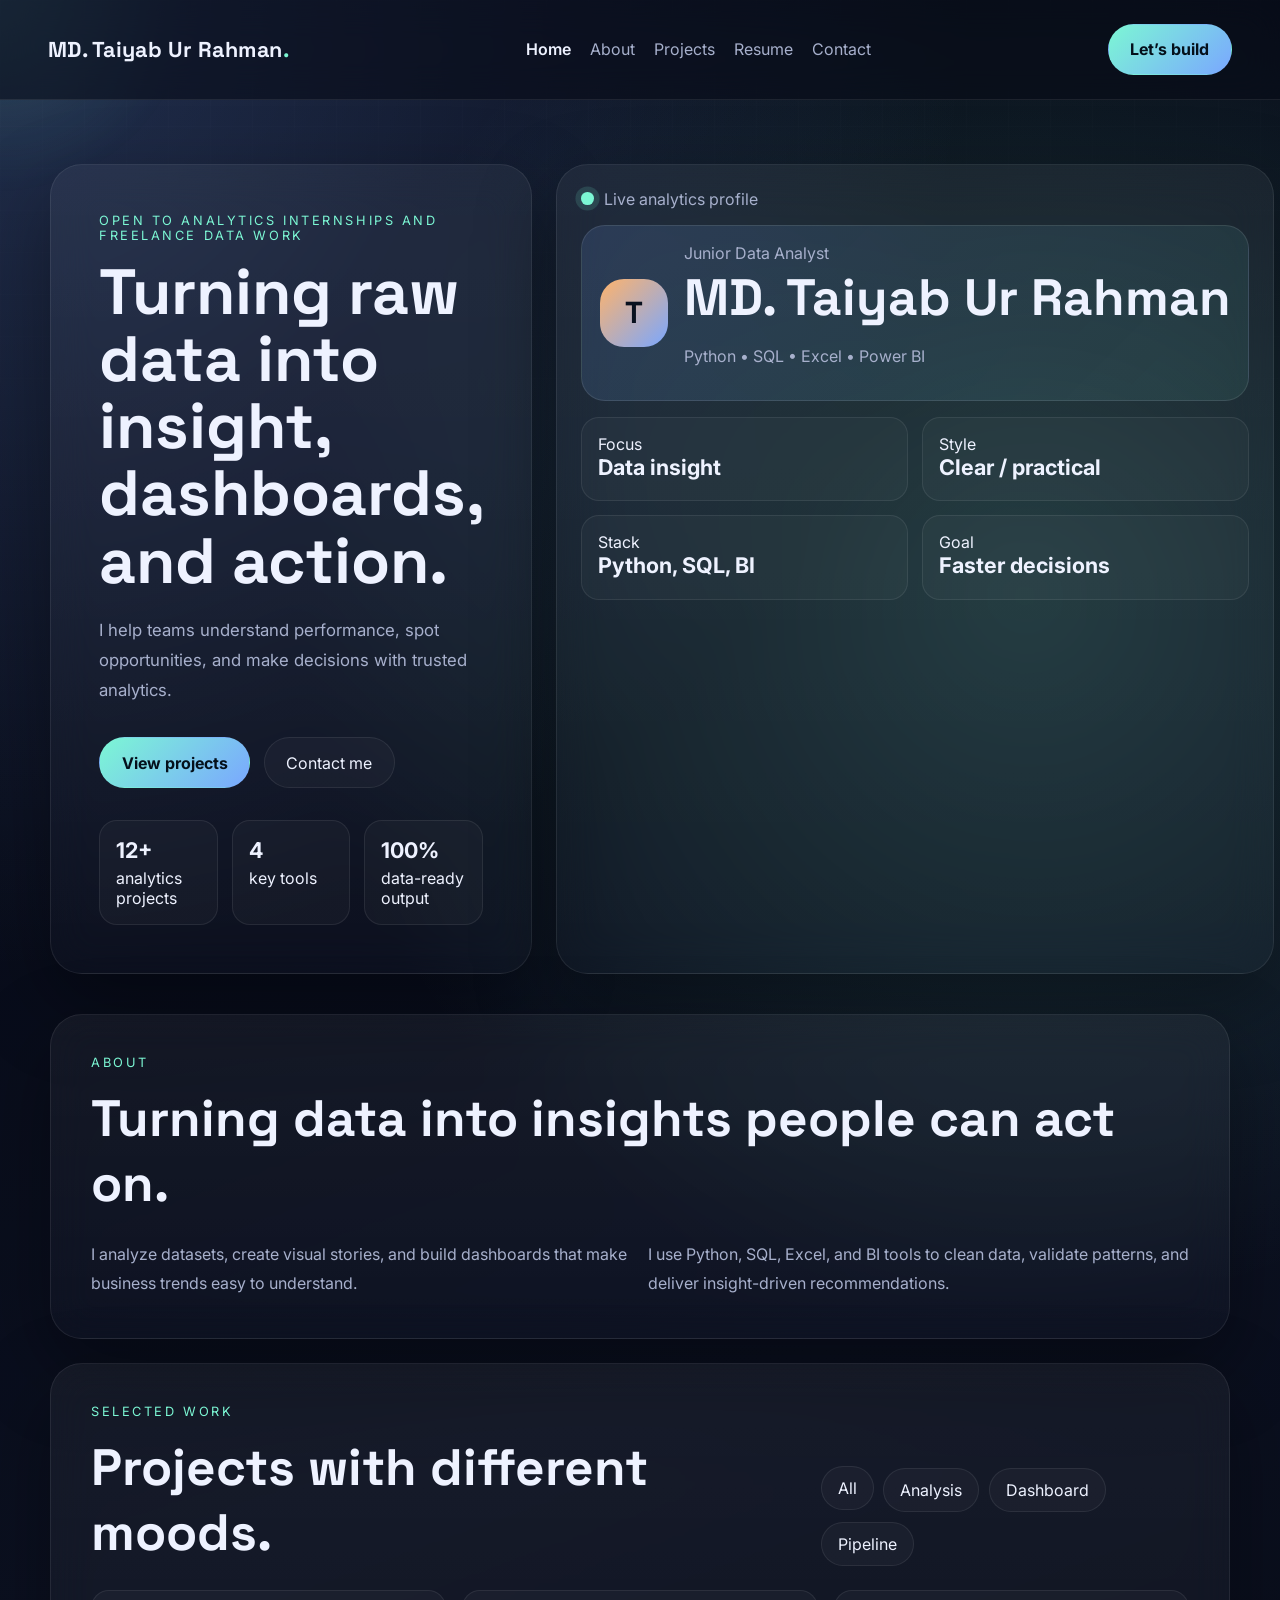
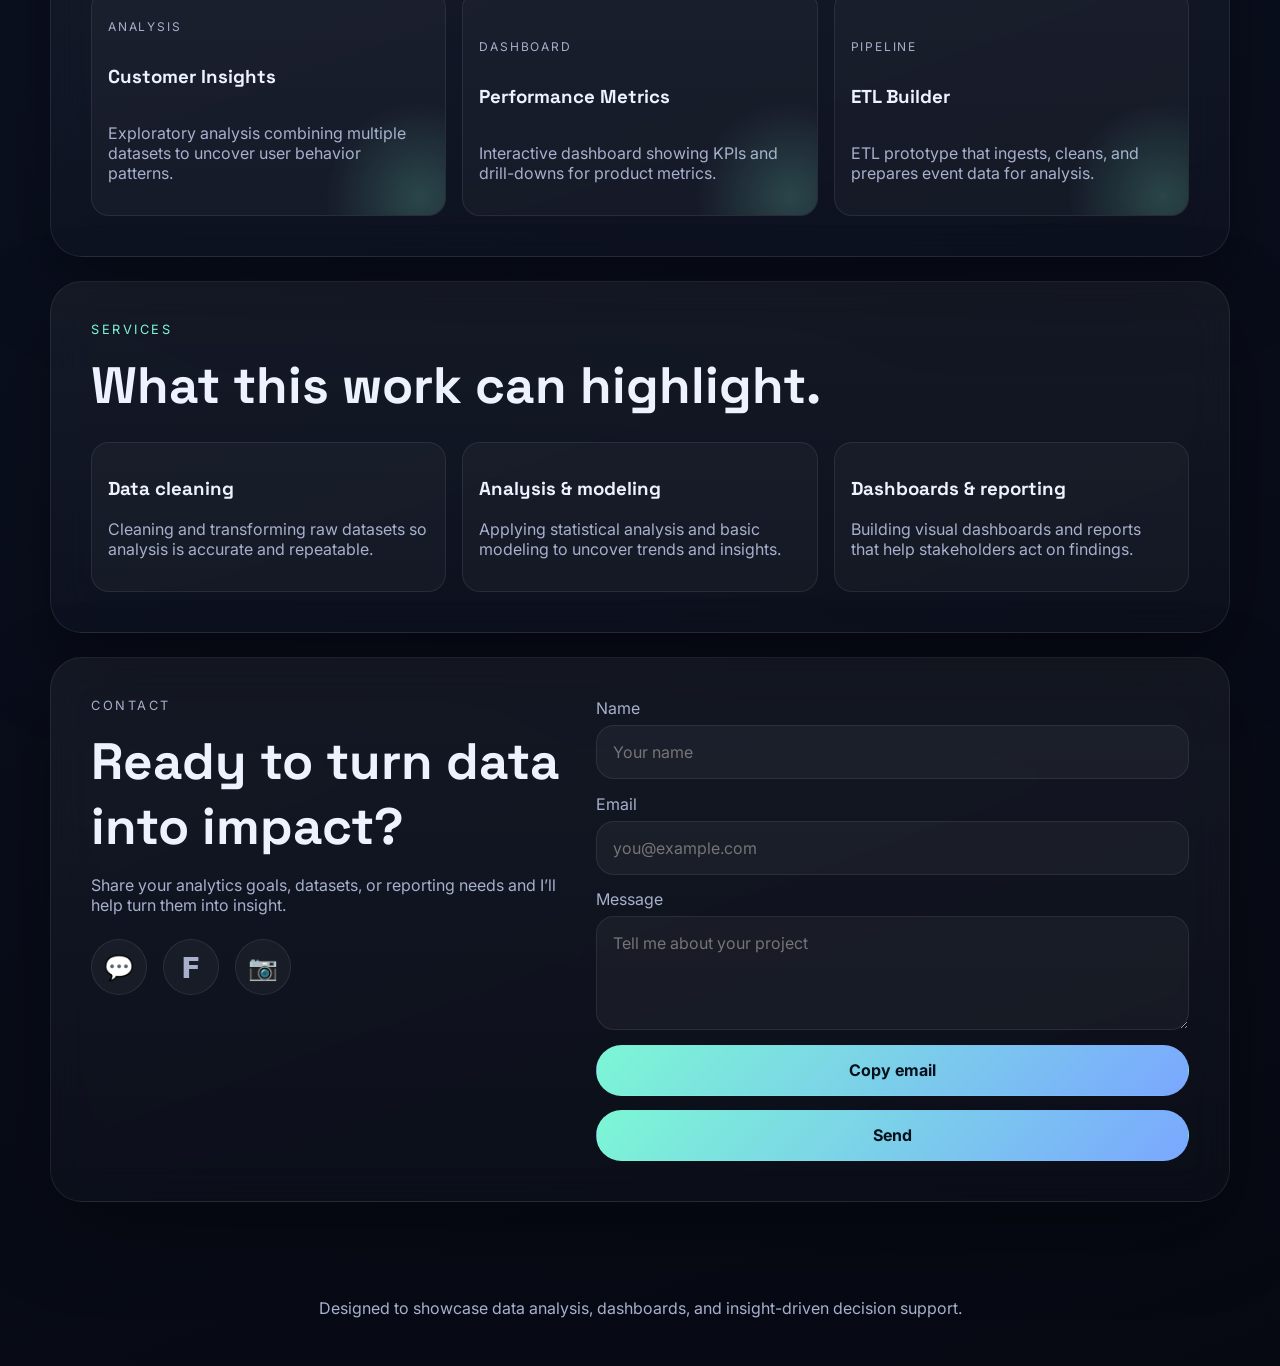
<file: index.html>
<!DOCTYPE html>
<html lang="en">
<head>
    <meta charset="UTF-8">
    <meta name="viewport" content="width=device-width, initial-scale=1.0">
    <meta name="theme-color" content="#0b1020">
    <meta name="description" content="Portfolio of MD. Taiyab Ur Rahman — Junior Data Analyst. Data projects, visualizations, and analysis examples.">
    <title>MD. Taiyab Ur Rahman | Junior Data Analyst</title>
    <link rel="stylesheet" href="style.css">
</head>
<body>
    <div class="cursor-glow" aria-hidden="true"></div>

    <header class="site-header">
        <a class="brand" href="#home">MD. Taiyab Ur Rahman<span>.</span></a>
        <nav class="site-nav" aria-label="Primary">
            <a href="index.html" aria-current="page">Home</a>
            <a href="about.html">About</a>
            <a href="projects.html">Projects</a>
            <a href="resume.html">Resume</a>
            <a href="contact.html">Contact</a>
        </nav>
        <a class="header-cta" href="build.html">Let’s build</a>
    </header>

    <main>
        <section class="hero" id="home">
            <div class="hero-copy reveal">
                <p class="eyebrow">Open to analytics internships and freelance data work</p>
                <h1>Turning raw data into insight, dashboards, and action.</h1>
                <p class="lead">I help teams understand performance, spot opportunities, and make decisions with trusted analytics.</p>
                <div class="hero-actions">
                    <a class="button button-primary" href="#work" id="heroProjects">View projects</a>
                    <a class="button button-secondary" href="#contact" id="heroContact">Contact me</a>
                </div>
                <ul class="quick-stats">
                    <li><strong>12+</strong><span>analytics projects</span></li>
                    <li><strong>4</strong><span>key tools</span></li>
                    <li><strong>100%</strong><span>data-ready output</span></li>
                </ul>
            </div>
            <div class="hero-panel reveal">
                <div class="panel-top">
                    <span class="status-dot"></span>
                    <span>Live analytics profile</span>
                </div>
                <div class="profile-card">
                    <div class="profile-avatar">T</div>
                    <div>
                        <p class="profile-role">Junior Data Analyst</p>
                        <h2>MD. Taiyab Ur Rahman</h2>
                        <p class="profile-note">Python • SQL • Excel • Power BI</p>
                    </div>
                </div>
                <div class="mini-grid">
                    <a href="#about">
                        <article>
                            <span>Focus</span>
                            <strong>Data insight</strong>
                        </article>
                    </a>
                    <a href="#services">
                        <article>
                            <span>Style</span>
                            <strong>Clear / practical</strong>
                        </article>
                    </a>
                    <a href="#work">
                        <article>
                            <span>Stack</span>
                            <strong>Python, SQL, BI</strong>
                        </article>
                    </a>
                    <a href="#contact">
                        <article>
                            <span>Goal</span>
                            <strong>Faster decisions</strong>
                        </article>
                    </a>
                </div>
            </div>
        </section>

        <section class="section reveal" id="about">
            <div class="section-heading">
                <p class="eyebrow">About</p>
                <h2>Turning data into insights people can act on.</h2>
            </div>
            <div class="about-grid">
                <p>I analyze datasets, create visual stories, and build dashboards that make business trends easy to understand.</p>
                <p>I use Python, SQL, Excel, and BI tools to clean data, validate patterns, and deliver insight-driven recommendations.</p>
            </div>
        </section>

        <section class="section reveal" id="work">
            <div class="section-heading section-heading-row">
                <div>
                    <p class="eyebrow">Selected work</p>
                    <h2>Projects with different moods.</h2>
                </div>
                <div class="filter-group" role="tablist" aria-label="Project filters">
                    <button class="filter active" data-filter="all">All</button>
                    <button class="filter" data-filter="analysis">Analysis</button>
                    <button class="filter" data-filter="dashboard">Dashboard</button>
                    <button class="filter" data-filter="pipeline">Pipeline</button>
                </div>
            </div>
            <div class="project-grid">
                <article class="project-card" data-category="analysis" data-image="https://images.unsplash.com/photo-1522202176988-66273c2fd55f?auto=format&fit=crop&w=800&q=80" data-link="https://www.kaggle.com/datasets?search=customer+analytics">
                    <p class="project-tag">Analysis</p>
                    <h3>Customer Insights</h3>
                    <p>Exploratory analysis combining multiple datasets to uncover user behavior patterns.</p>
                </article>
                <article class="project-card" data-category="dashboard" data-image="https://images.unsplash.com/photo-1498050108023-c5249f4df085?auto=format&fit=crop&w=800&q=80" data-link="https://www.tableau.com/learn/articles/dashboard-design-best-practices">
                    <p class="project-tag">Dashboard</p>
                    <h3>Performance Metrics</h3>
                    <p>Interactive dashboard showing KPIs and drill-downs for product metrics.</p>
                </article>
                <article class="project-card" data-category="pipeline" data-image="https://images.unsplash.com/photo-1518770660439-4636190af475?auto=format&fit=crop&w=800&q=80" data-link="https://airflow.apache.org/">
                    <p class="project-tag">Pipeline</p>
                    <h3>ETL Builder</h3>
                    <p>ETL prototype that ingests, cleans, and prepares event data for analysis.</p>
                </article>
            </div>
        </section>

        <section class="section reveal" id="services">
            <div class="section-heading">
                <p class="eyebrow">Services</p>
                <h2>What this work can highlight.</h2>
            </div>
            <div class="service-list">
                <article>
                    <h3>Data cleaning</h3>
                    <p>Cleaning and transforming raw datasets so analysis is accurate and repeatable.</p>
                </article>
                <article>
                    <h3>Analysis & modeling</h3>
                    <p>Applying statistical analysis and basic modeling to uncover trends and insights.</p>
                </article>
                <article>
                    <h3>Dashboards & reporting</h3>
                    <p>Building visual dashboards and reports that help stakeholders act on findings.</p>
                </article>
            </div>
        </section>

        <section class="section reveal contact-section" id="contact">
            <div>
                <p class="eyebrow">Contact</p>
                <h2>Ready to turn data into impact?</h2>
                <p>Share your analytics goals, datasets, or reporting needs and I’ll help turn them into insight.</p>                <div class="social-links">
                    <a href="https://wa.me/8801619130503" target="_blank" rel="noopener noreferrer" title="WhatsApp" class="social-icon whatsapp">
                        <span>WhatsApp</span>
                    </a>
                    <a href="https://www.facebook.com/taiyab2026" target="_blank" rel="noopener noreferrer" title="Facebook" class="social-icon facebook">
                        <span>Facebook</span>
                    </a>
                    <a href="https://www.instagram.com/taiyab_2026/" target="_blank" rel="noopener noreferrer" title="Instagram" class="social-icon instagram">
                        <span>Instagram</span>
                    </a>
                </div>            </div>
            <form class="contact-form">
                <label>
                    <span>Name</span>
                    <input type="text" name="name" placeholder="Your name">
                </label>
                <label>
                    <span>Email</span>
                    <input type="email" name="email" placeholder="you@example.com">
                </label>
                <label>
                    <span>Message</span>
                    <textarea name="message" rows="4" placeholder="Tell me about your project"></textarea>
                </label>
                <button class="button button-primary" type="button" id="copyEmail">Copy email</button>
                <button class="button button-primary" type="submit">Send</button>
            </form>
        </section>
    </main>

    <footer class="site-footer">
        <p>Designed to showcase data analysis, dashboards, and insight-driven decision support.</p>
    </footer>

    <script src="script.js"></script>
</body>
</html>
</file>
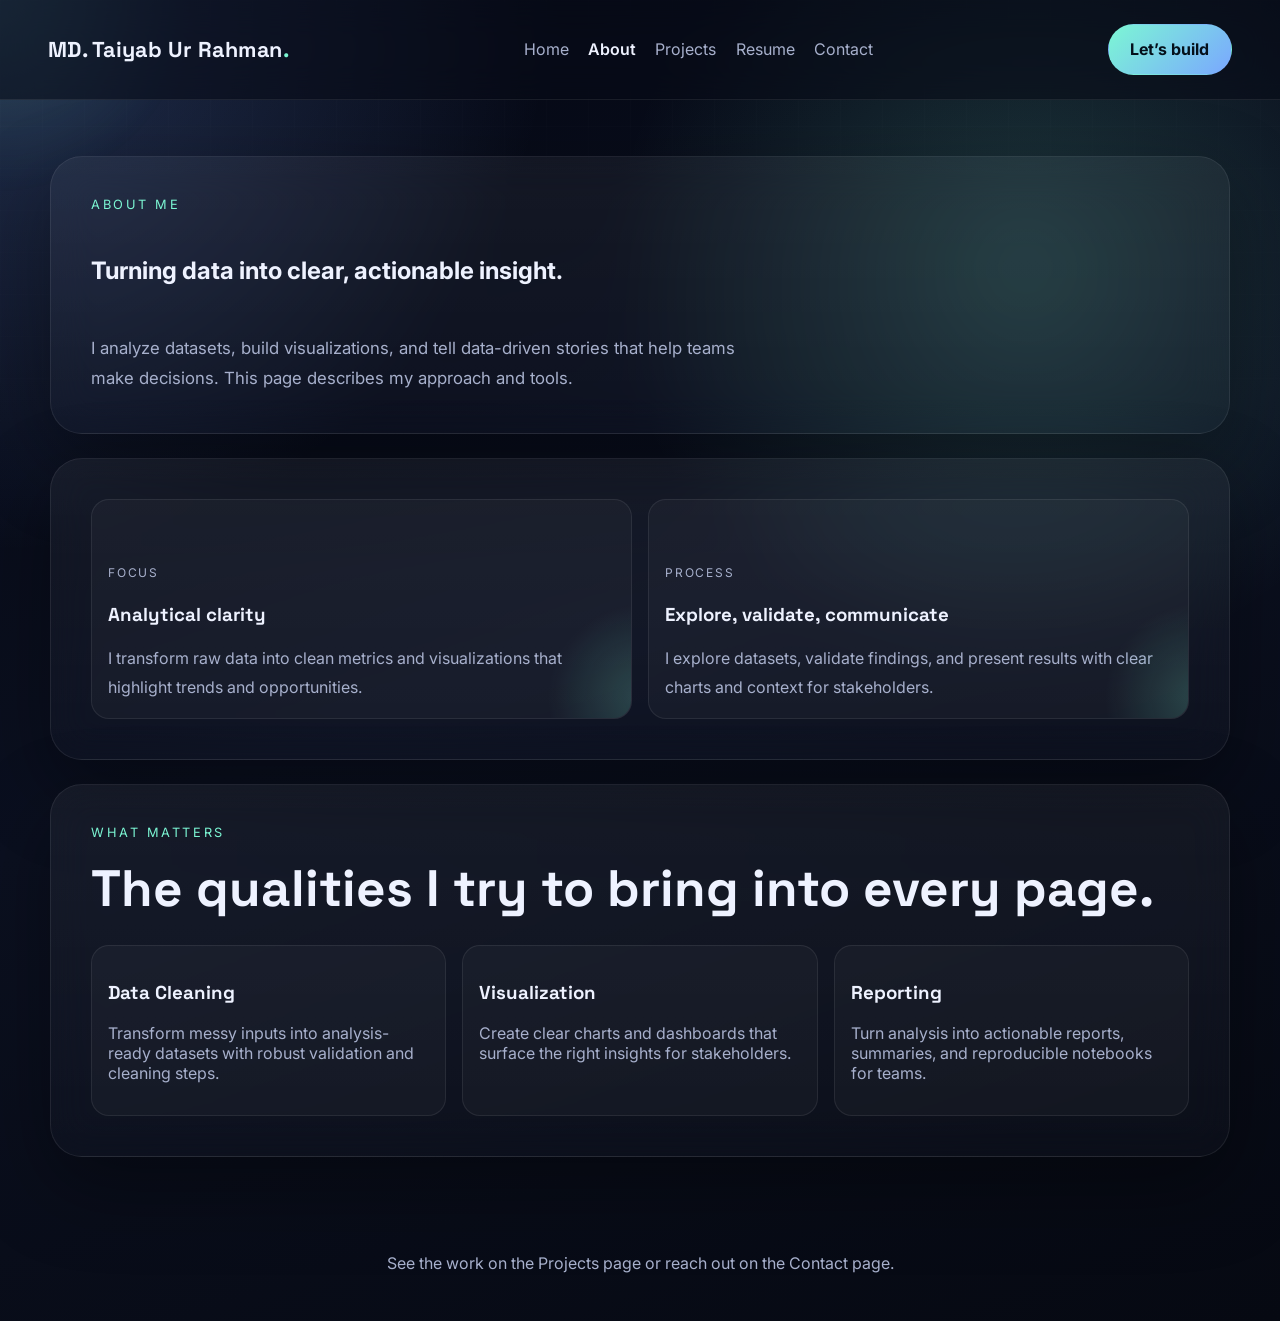
<file: about.html>
<!DOCTYPE html>
<html lang="en">
<head>
    <meta charset="UTF-8">
    <meta name="viewport" content="width=device-width, initial-scale=1.0">
    <meta name="theme-color" content="#0b1020">
    <title>About | MD. Taiyab Ur Rahman — Junior Data Analyst</title>
    <link rel="stylesheet" href="style.css">
</head>
<body>
    <div class="cursor-glow" aria-hidden="true"></div>

    <header class="site-header">
        <a class="brand" href="index.html">MD. Taiyab Ur Rahman<span>.</span></a>
        <nav class="site-nav" aria-label="Primary">
            <a href="index.html">Home</a>
            <a href="about.html" aria-current="page">About</a>
            <a href="projects.html">Projects</a>
            <a href="resume.html">Resume</a>
            <a href="contact.html">Contact</a>
        </nav>
        <a class="header-cta" href="build.html">Let’s build</a>
    </header>

    <main>
        <section class="section page-hero reveal">
            <p class="eyebrow">About me</p>
            <h1>Turning data into clear, actionable insight.</h1>
            <p class="lead">I analyze datasets, build visualizations, and tell data-driven stories that help teams make decisions. This page describes my approach and tools.</p>
        </section>

        <section class="section reveal">
            <div class="about-grid page-about-grid">
                <article class="project-card">
                    <p class="project-tag">Focus</p>
                    <h3>Analytical clarity</h3>
                    <p>I transform raw data into clean metrics and visualizations that highlight trends and opportunities.</p>
                </article>
                <article class="project-card">
                    <p class="project-tag">Process</p>
                    <h3>Explore, validate, communicate</h3>
                    <p>I explore datasets, validate findings, and present results with clear charts and context for stakeholders.</p>
                </article>
            </div>
        </section>

        <section class="section reveal">
            <div class="section-heading">
                <p class="eyebrow">What matters</p>
                <h2>The qualities I try to bring into every page.</h2>
            </div>
            <div class="service-list">
                <article>
                    <h3>Data Cleaning</h3>
                    <p>Transform messy inputs into analysis-ready datasets with robust validation and cleaning steps.</p>
                </article>
                <article>
                    <h3>Visualization</h3>
                    <p>Create clear charts and dashboards that surface the right insights for stakeholders.</p>
                </article>
                <article>
                    <h3>Reporting</h3>
                    <p>Turn analysis into actionable reports, summaries, and reproducible notebooks for teams.</p>
                </article>
            </div>
        </section>
    </main>

    <footer class="site-footer">
        <p>See the work on the Projects page or reach out on the Contact page.</p>
    </footer>

    <script src="script.js"></script>
</body>
</html>
</file>
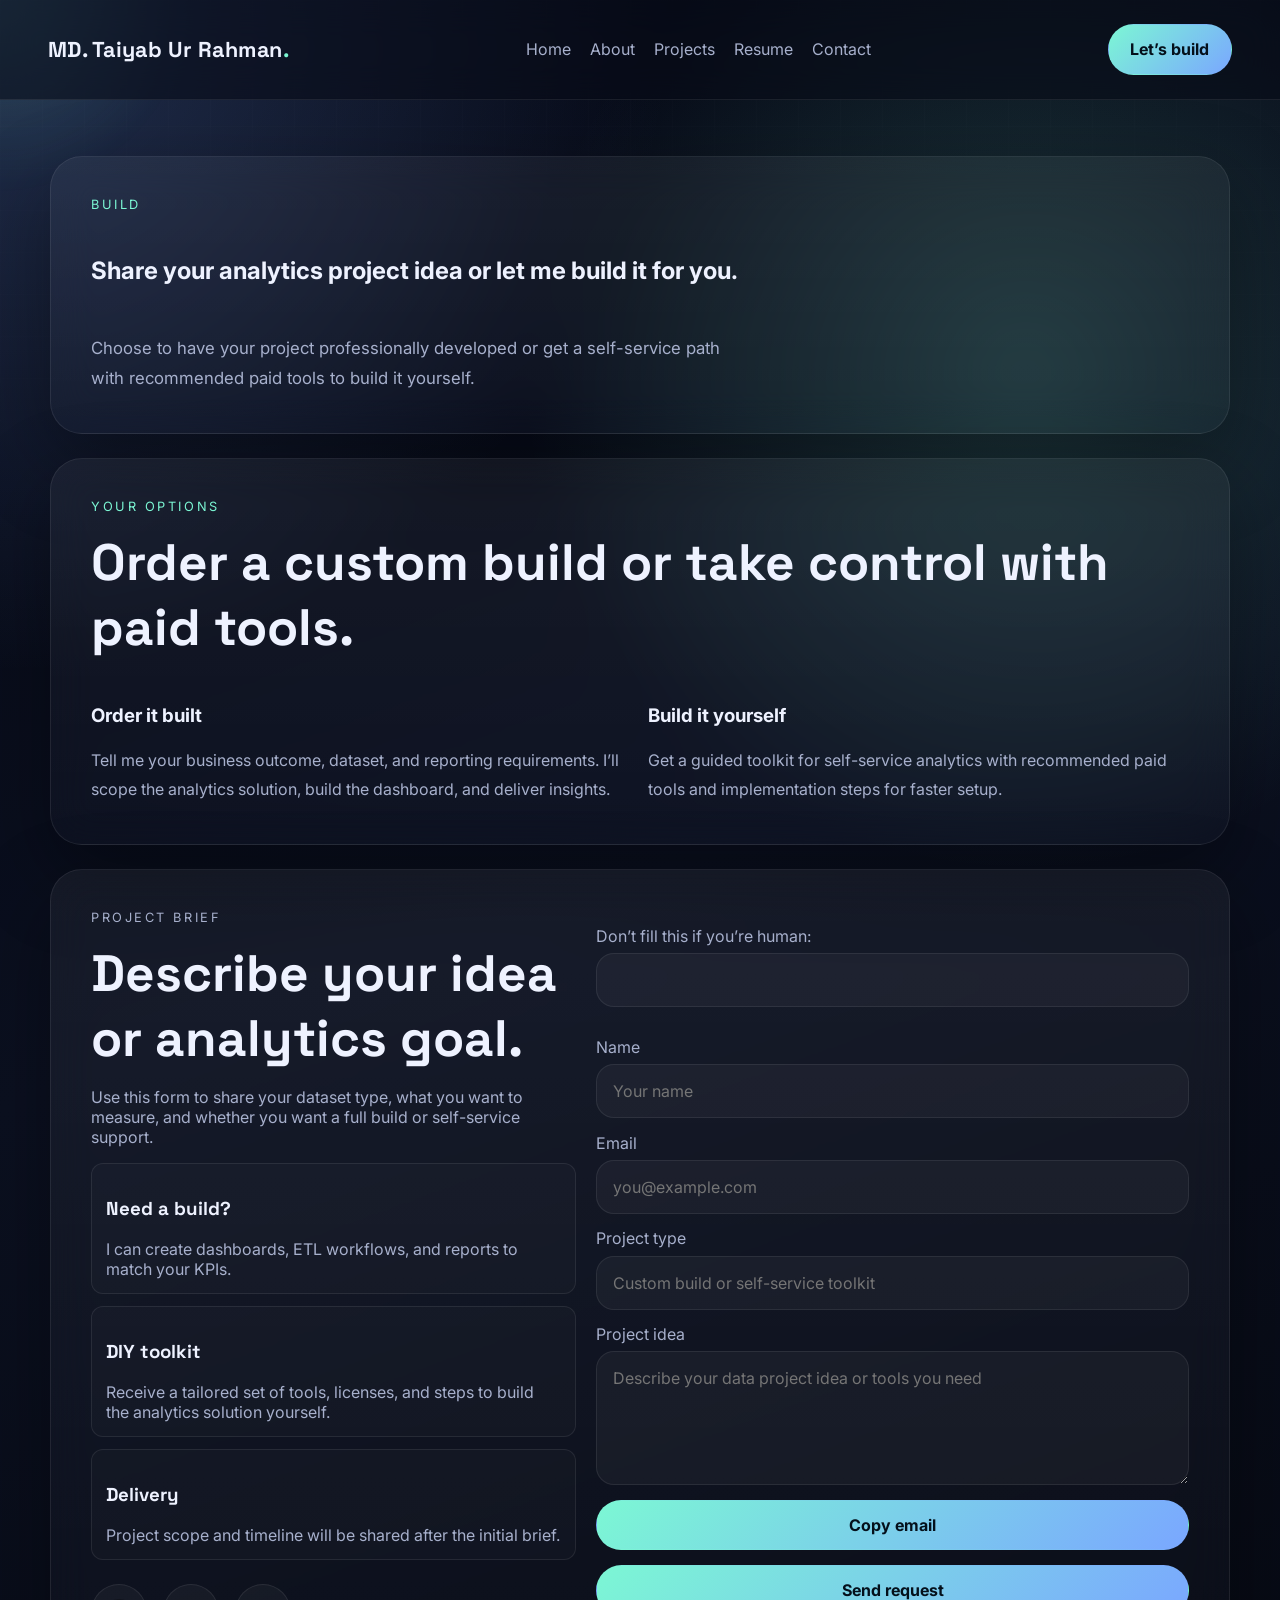
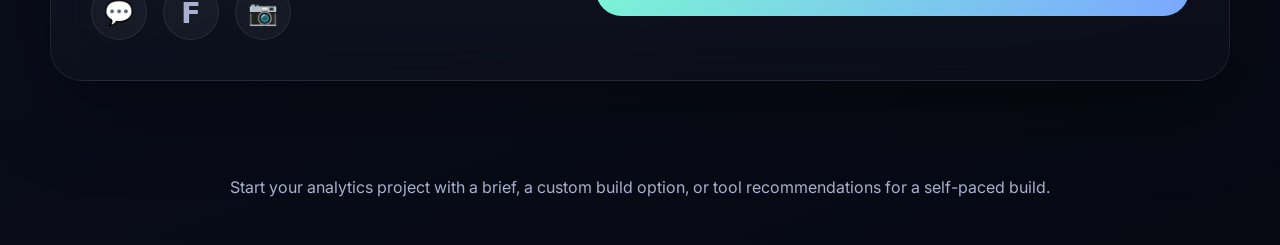
<file: build.html>
<!DOCTYPE html>
<html lang="en">
<head>
    <meta charset="UTF-8">
    <meta name="viewport" content="width=device-width, initial-scale=1.0">
    <meta name="theme-color" content="#0b1020">
    <title>Build | MD. Taiyab Ur Rahman — Junior Data Analyst</title>
    <link rel="stylesheet" href="style.css">
</head>
<body>
    <div class="cursor-glow" aria-hidden="true"></div>

    <header class="site-header">
        <a class="brand" href="index.html">MD. Taiyab Ur Rahman<span>.</span></a>
        <nav class="site-nav" aria-label="Primary">
            <a href="index.html">Home</a>
            <a href="about.html">About</a>
            <a href="projects.html">Projects</a>
            <a href="resume.html">Resume</a>
            <a href="contact.html">Contact</a>
        </nav>
        <a class="header-cta" href="build.html">Let’s build</a>
    </header>

    <main>
        <section class="section page-hero reveal">
            <p class="eyebrow">Build</p>
            <h1>Share your analytics project idea or let me build it for you.</h1>
            <p class="lead">Choose to have your project professionally developed or get a self-service path with recommended paid tools to build it yourself.</p>
        </section>

        <section class="section reveal">
            <div class="section-heading section-heading-row">
                <div>
                    <p class="eyebrow">Your options</p>
                    <h2>Order a custom build or take control with paid tools.</h2>
                </div>
            </div>
            <div class="about-grid">
                <div>
                    <h3>Order it built</h3>
                    <p>Tell me your business outcome, dataset, and reporting requirements. I’ll scope the analytics solution, build the dashboard, and deliver insights.</p>
                </div>
                <div>
                    <h3>Build it yourself</h3>
                    <p>Get a guided toolkit for self-service analytics with recommended paid tools and implementation steps for faster setup.</p>
                </div>
            </div>
        </section>

        <section class="section reveal contact-section">
            <div>
                <p class="eyebrow">Project brief</p>
                <h2>Describe your idea or analytics goal.</h2>
                <p>Use this form to share your dataset type, what you want to measure, and whether you want a full build or self-service support.</p>
                <div class="service-list contact-links">
                    <article>
                        <h3>Need a build?</h3>
                        <p>I can create dashboards, ETL workflows, and reports to match your KPIs.</p>
                    </article>
                    <article>
                        <h3>DIY toolkit</h3>
                        <p>Receive a tailored set of tools, licenses, and steps to build the analytics solution yourself.</p>
                    </article>
                    <article>
                        <h3>Delivery</h3>
                        <p>Project scope and timeline will be shared after the initial brief.</p>
                    </article>
                </div>
                <div class="social-links">
                    <a href="https://wa.me/8801619130503" target="_blank" rel="noopener noreferrer" title="WhatsApp" class="social-icon whatsapp">
                        <span>WhatsApp</span>
                    </a>
                    <a href="https://www.facebook.com/taiyab2026" target="_blank" rel="noopener noreferrer" title="Facebook" class="social-icon facebook">
                        <span>Facebook</span>
                    </a>
                    <a href="https://www.instagram.com/taiyab_2026/" target="_blank" rel="noopener noreferrer" title="Instagram" class="social-icon instagram">
                        <span>Instagram</span>
                    </a>
                </div>
            </div>
            <form class="contact-form" name="build-form" method="POST" data-netlify="true" data-netlify-honeypot="bot-field">
                <input type="hidden" name="form-name" value="build-form">
                <p class="hidden"><label>Don’t fill this if you’re human: <input name="bot-field"></label></p>
                <label>
                    <span>Name</span>
                    <input type="text" name="name" placeholder="Your name" required>
                </label>
                <label>
                    <span>Email</span>
                    <input type="email" name="email" placeholder="you@example.com" required>
                </label>
                <label>
                    <span>Project type</span>
                    <input type="text" name="projectType" placeholder="Custom build or self-service toolkit" required>
                </label>
                <label>
                    <span>Project idea</span>
                    <textarea name="message" rows="5" placeholder="Describe your data project idea or tools you need" required></textarea>
                </label>
                <button class="button button-primary" type="button" id="copyEmail">Copy email</button>
                <button class="button button-primary" type="submit">Send request</button>
            </form>
        </section>
    </main>

    <footer class="site-footer">
        <p>Start your analytics project with a brief, a custom build option, or tool recommendations for a self-paced build.</p>
    </footer>

    <script src="script.js"></script>
</body>
</html>
</file>
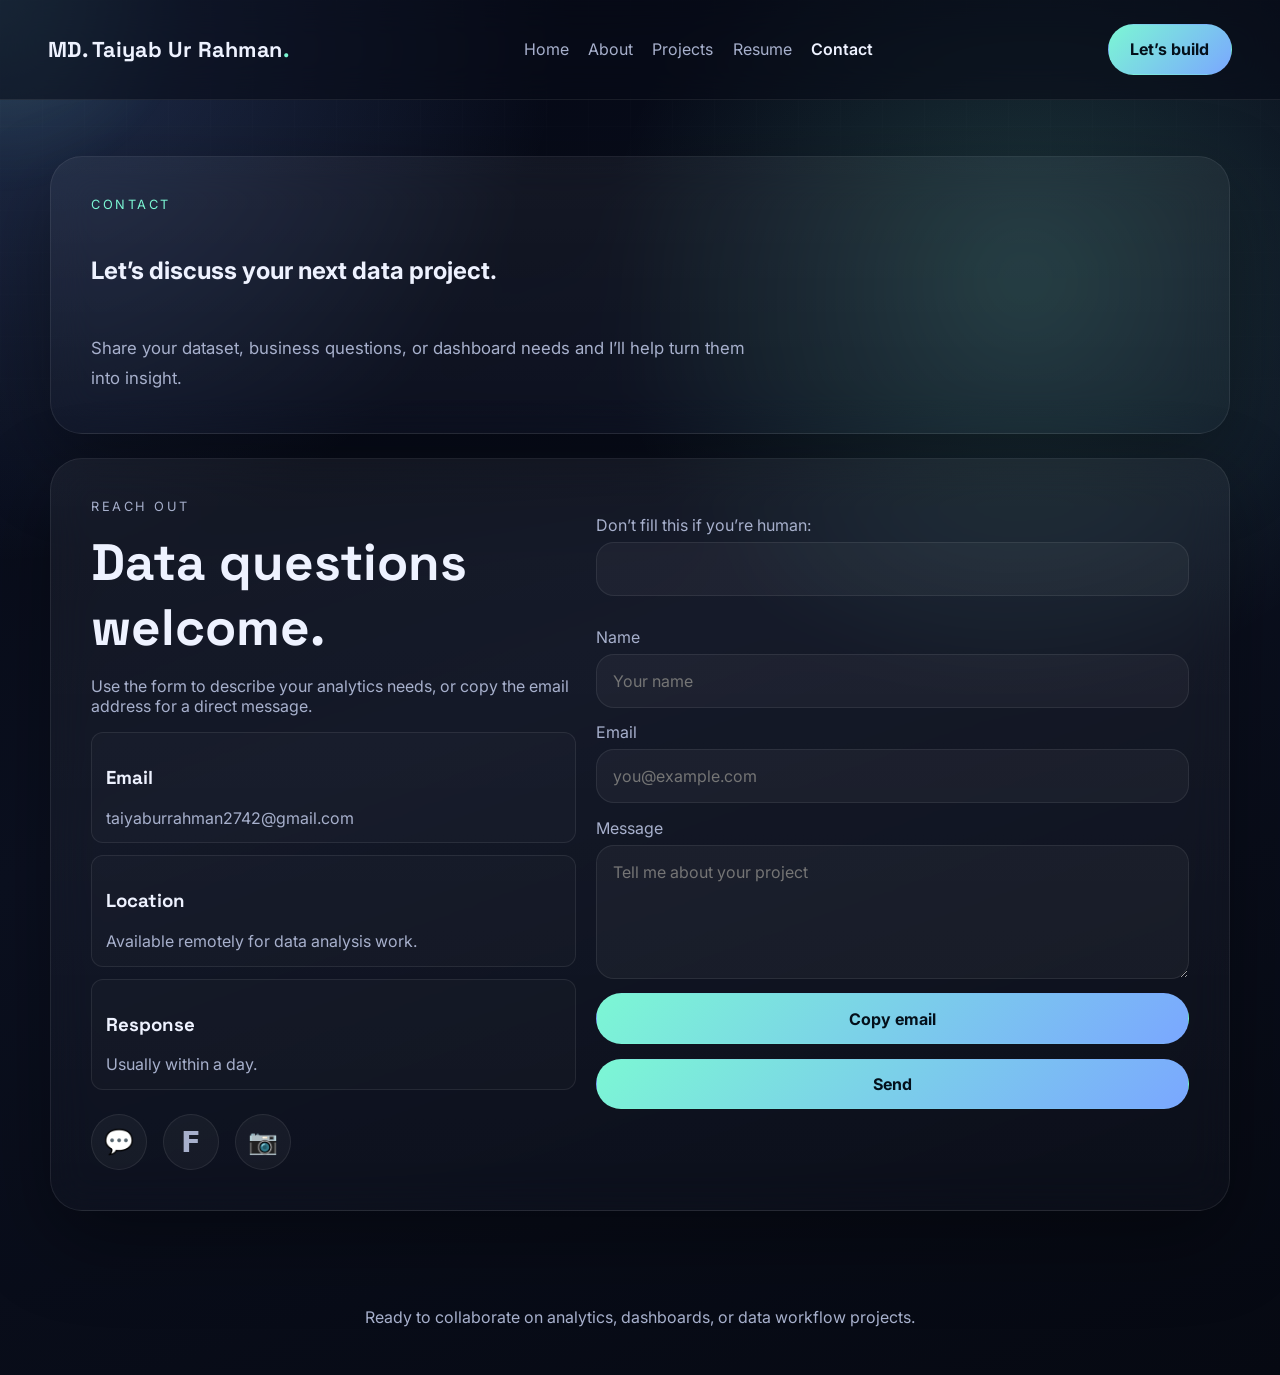
<file: contact.html>
<!DOCTYPE html>
<html lang="en">
<head>
    <meta charset="UTF-8">
    <meta name="viewport" content="width=device-width, initial-scale=1.0">
    <meta name="theme-color" content="#0b1020">
    <title>Contact | MD. Taiyab Ur Rahman — Junior Data Analyst</title>
    <link rel="stylesheet" href="style.css">
</head>
<body>
    <div class="cursor-glow" aria-hidden="true"></div>

    <header class="site-header">
        <a class="brand" href="index.html">MD. Taiyab Ur Rahman<span>.</span></a>
        <nav class="site-nav" aria-label="Primary">
            <a href="index.html">Home</a>
            <a href="about.html">About</a>
            <a href="projects.html">Projects</a>
            <a href="resume.html">Resume</a>
            <a href="contact.html" aria-current="page">Contact</a>
        </nav>
        <a class="header-cta" href="build.html">Let’s build</a>
    </header>

    <main>
        <section class="section page-hero reveal">
            <p class="eyebrow">Contact</p>
            <h1>Let’s discuss your next data project.</h1>
            <p class="lead">Share your dataset, business questions, or dashboard needs and I’ll help turn them into insight.</p>
        </section>

        <section class="section reveal contact-section">
            <div>
                <p class="eyebrow">Reach out</p>
                <h2>Data questions welcome.</h2>
                <p>Use the form to describe your analytics needs, or copy the email address for a direct message.</p>
                <div class="service-list contact-links">
                    <article>
                        <h3>Email</h3>
                            <p><a href="mailto:taiyaburrahman2742@gmail.com">taiyaburrahman2742@gmail.com</a></p>
                    </article>
                    <article>
                        <h3>Location</h3>
                        <p>Available remotely for data analysis work.</p>
                    </article>
                    <article>
                        <h3>Response</h3>
                        <p>Usually within a day.</p>
                    </article>
                </div>
                <div class="social-links">
                    <a href="https://wa.me/8801619130503" target="_blank" rel="noopener noreferrer" title="WhatsApp" class="social-icon whatsapp">
                        <span>WhatsApp</span>
                    </a>
                    <a href="https://www.facebook.com/taiyab2026" target="_blank" rel="noopener noreferrer" title="Facebook" class="social-icon facebook">
                        <span>Facebook</span>
                    </a>
                    <a href="https://www.instagram.com/taiyab_2026/" target="_blank" rel="noopener noreferrer" title="Instagram" class="social-icon instagram">
                        <span>Instagram</span>
                    </a>
                </div>
            </div>
            <form class="contact-form" name="contact-form" method="POST" data-netlify="true" data-netlify-honeypot="bot-field">
                <input type="hidden" name="form-name" value="contact-form">
                <p class="hidden"><label>Don’t fill this if you’re human: <input name="bot-field"></label></p>
                <label>
                    <span>Name</span>
                    <input type="text" name="name" placeholder="Your name" required>
                </label>
                <label>
                    <span>Email</span>
                    <input type="email" name="email" placeholder="you@example.com" required>
                </label>
                <label>
                    <span>Message</span>
                    <textarea name="message" rows="5" placeholder="Tell me about your project" required></textarea>
                </label>
                <button class="button button-primary" type="button" id="copyEmail">Copy email</button>
                <button class="button button-primary" type="submit">Send</button>
            </form>
        </section>
    </main>

    <footer class="site-footer">
        <p>Ready to collaborate on analytics, dashboards, or data workflow projects.</p>
    </footer>

    <script src="script.js"></script>
</body>
</html>
</file>
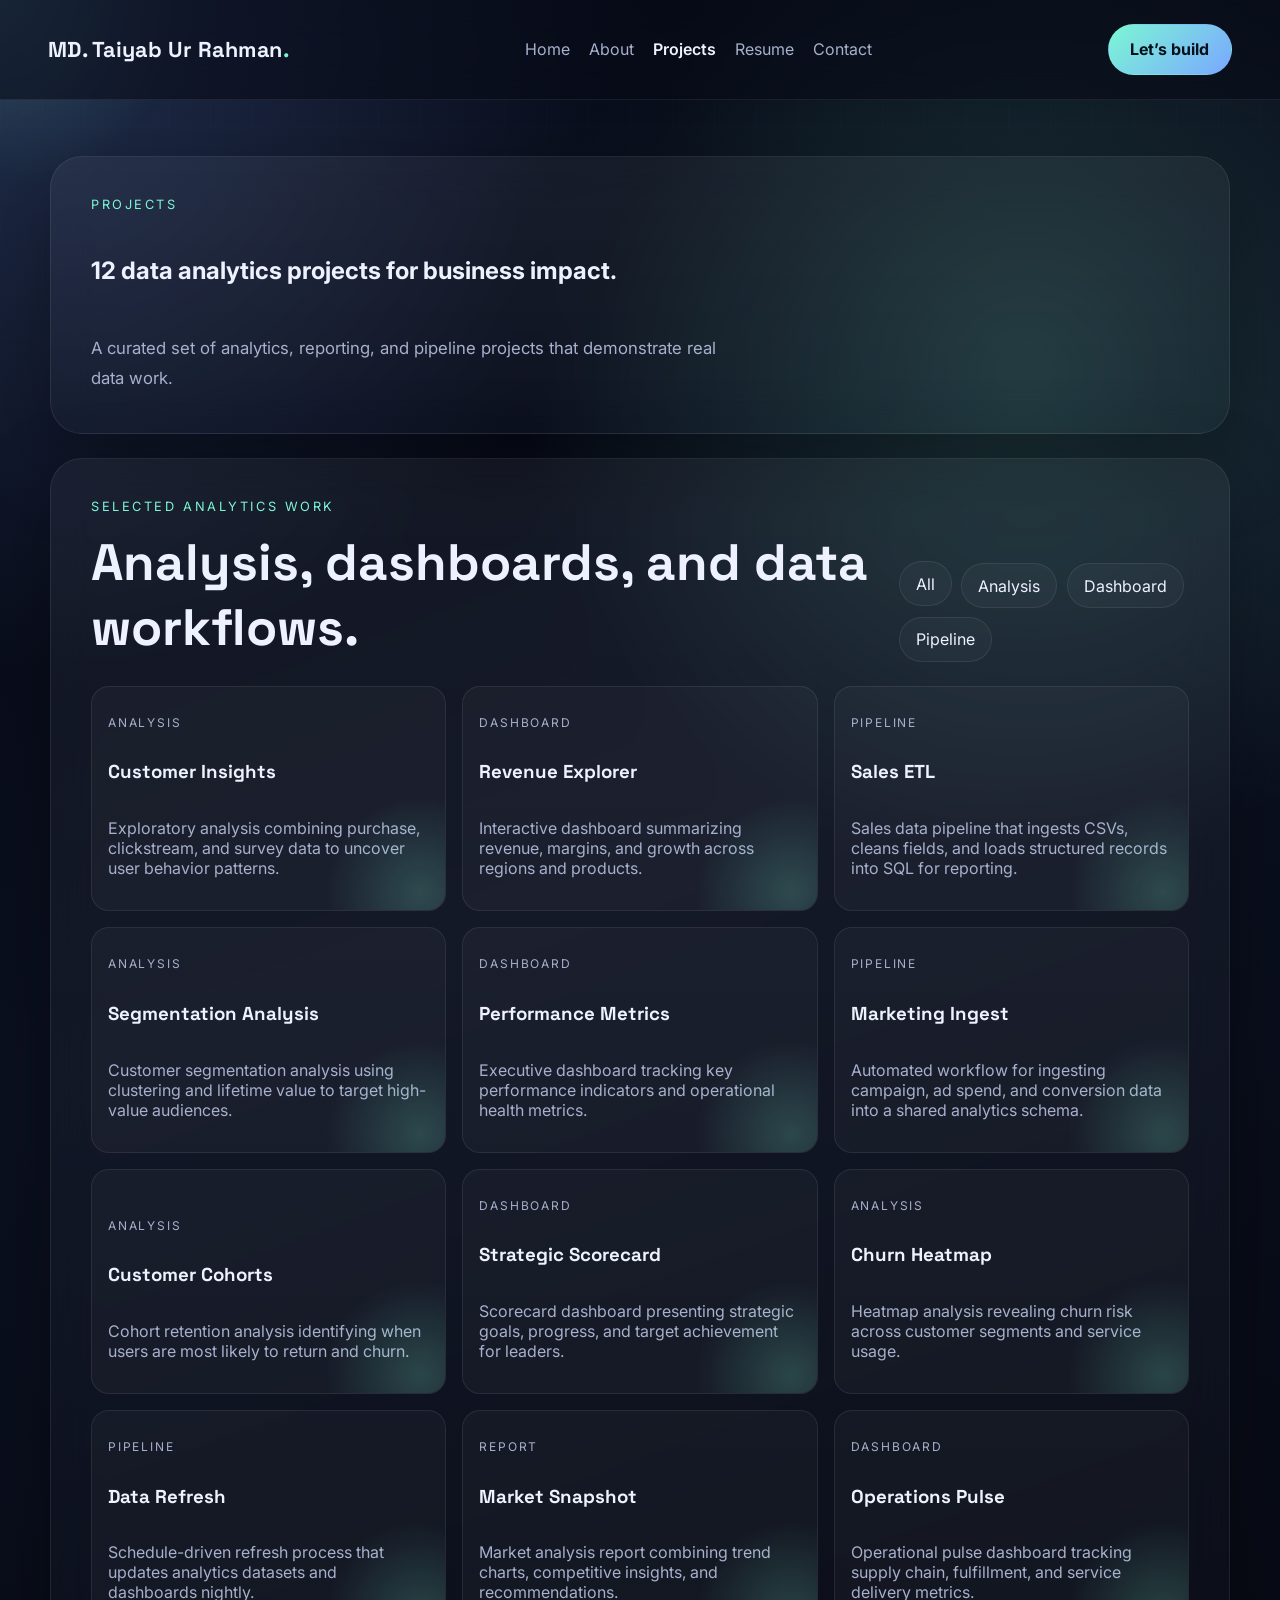
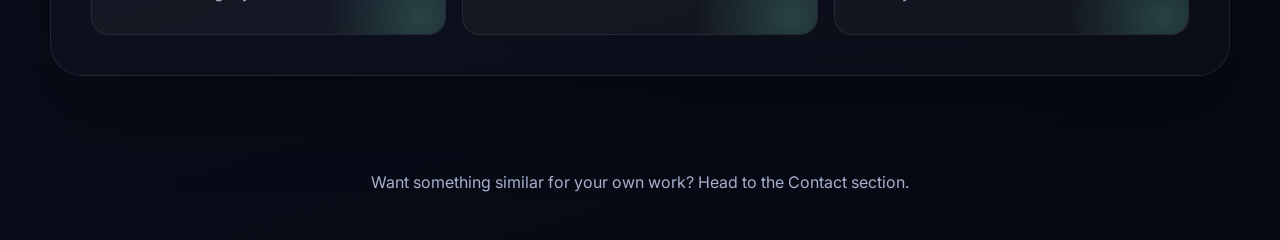
<file: projects.html>
<!DOCTYPE html>
<html lang="en">
<head>
    <meta charset="UTF-8">
    <meta name="viewport" content="width=device-width, initial-scale=1.0">
    <meta name="theme-color" content="#0b1020">
    <title>Projects | MD. Taiyab Ur Rahman — Junior Data Analyst</title>
    <link rel="stylesheet" href="style.css">
</head>
<body>
    <div class="cursor-glow" aria-hidden="true"></div>

    <header class="site-header">
        <a class="brand" href="index.html">MD. Taiyab Ur Rahman<span>.</span></a>
        <nav class="site-nav" aria-label="Primary">
            <a href="index.html">Home</a>
            <a href="about.html">About</a>
            <a href="projects.html" aria-current="page">Projects</a>
            <a href="resume.html">Resume</a>
            <a href="contact.html">Contact</a>
        </nav>
        <a class="header-cta" href="build.html">Let’s build</a>
    </header>

    <main>
        <section class="section page-hero reveal">
            <p class="eyebrow">Projects</p>
            <h1>12 data analytics projects for business impact.</h1>
            <p class="lead">A curated set of analytics, reporting, and pipeline projects that demonstrate real data work.</p>
        </section>

        <section class="section reveal">
            <div class="section-heading section-heading-row">
                <div>
                    <p class="eyebrow">Selected analytics work</p>
                    <h2>Analysis, dashboards, and data workflows.</h2>
                </div>
                <div class="filter-group" role="tablist" aria-label="Project filters">
                    <button class="filter active" data-filter="all">All</button>
                    <button class="filter" data-filter="analysis">Analysis</button>
                    <button class="filter" data-filter="dashboard">Dashboard</button>
                    <button class="filter" data-filter="pipeline">Pipeline</button>
                </div>
            </div>
            <div class="project-grid">
                <article class="project-card" data-category="analysis" data-image="https://images.unsplash.com/photo-1522202176988-66273c2fd55f?auto=format&fit=crop&w=800&q=80" data-link="https://www.kaggle.com/datasets?search=customer+analytics">
                    <p class="project-tag">Analysis</p>
                    <h3>Customer Insights</h3>
                    <p>Exploratory analysis combining purchase, clickstream, and survey data to uncover user behavior patterns.</p>
                </article>
                <article class="project-card" data-category="dashboard" data-image="https://images.unsplash.com/photo-1517248135467-4c7edcad34c4?auto=format&fit=crop&w=800&q=80" data-link="https://www.tableau.com/learn/articles/dashboard-design-best-practices">
                    <p class="project-tag">Dashboard</p>
                    <h3>Revenue Explorer</h3>
                    <p>Interactive dashboard summarizing revenue, margins, and growth across regions and products.</p>
                </article>
                <article class="project-card" data-category="pipeline" data-image="https://images.unsplash.com/photo-1518770660439-4636190af475?auto=format&fit=crop&w=800&q=80" data-link="https://airflow.apache.org/">
                    <p class="project-tag">Pipeline</p>
                    <h3>Sales ETL</h3>
                    <p>Sales data pipeline that ingests CSVs, cleans fields, and loads structured records into SQL for reporting.</p>
                </article>
                <article class="project-card" data-category="analysis" data-image="https://images.unsplash.com/photo-1487014679447-9f8336841d58?auto=format&fit=crop&w=800&q=80" data-link="https://www.ibm.com/topics/customer-segmentation">
                    <p class="project-tag">Analysis</p>
                    <h3>Segmentation Analysis</h3>
                    <p>Customer segmentation analysis using clustering and lifetime value to target high-value audiences.</p>
                </article>
                <article class="project-card" data-category="dashboard" data-image="https://images.unsplash.com/photo-1521737604893-d14cc237f11d?auto=format&fit=crop&w=800&q=80" data-link="https://www.datapine.com/kpi-examples/financial-kpis">
                    <p class="project-tag">Dashboard</p>
                    <h3>Performance Metrics</h3>
                    <p>Executive dashboard tracking key performance indicators and operational health metrics.</p>
                </article>
                <article class="project-card" data-category="pipeline" data-image="https://images.unsplash.com/photo-1519389950473-47ba0277781c?auto=format&fit=crop&w=800&q=80" data-link="https://www.marketo.com/">
                    <p class="project-tag">Pipeline</p>
                    <h3>Marketing Ingest</h3>
                    <p>Automated workflow for ingesting campaign, ad spend, and conversion data into a shared analytics schema.</p>
                </article>
                <article class="project-card" data-category="analysis" data-image="https://images.unsplash.com/photo-1494526585095-c41746248156?auto=format&fit=crop&w=800&q=80" data-link="https://www.sas.com/en_us/insights/articles/analytics/customer-segmentation.html">
                    <p class="project-tag">Analysis</p>
                    <h3>Customer Cohorts</h3>
                    <p>Cohort retention analysis identifying when users are most likely to return and churn.</p>
                </article>
                <article class="project-card" data-category="dashboard" data-image="https://images.unsplash.com/photo-1517430816045-df4b7de01ee4?auto=format&fit=crop&w=800&q=80" data-link="https://www.microsoft.com/en-us/microsoft-365/power-bi">
                    <p class="project-tag">Dashboard</p>
                    <h3>Strategic Scorecard</h3>
                    <p>Scorecard dashboard presenting strategic goals, progress, and target achievement for leaders.</p>
                </article>
                <article class="project-card" data-category="analysis" data-image="https://images.unsplash.com/photo-1517142089942-ba376ce32a2e?auto=format&fit=crop&w=800&q=80" data-link="https://www.ibm.com/topics/churn-analysis">
                    <p class="project-tag">Analysis</p>
                    <h3>Churn Heatmap</h3>
                    <p>Heatmap analysis revealing churn risk across customer segments and service usage.</p>
                </article>
                <article class="project-card" data-category="pipeline" data-image="https://images.unsplash.com/photo-1498050108023-c5249f4df085?auto=format&fit=crop&w=800&q=80" data-link="https://airflow.apache.org/">
                    <p class="project-tag">Pipeline</p>
                    <h3>Data Refresh</h3>
                    <p>Schedule-driven refresh process that updates analytics datasets and dashboards nightly.</p>
                </article>
                <article class="project-card" data-category="analysis" data-image="https://images.unsplash.com/photo-1519389950473-47ba0277781c?auto=format&fit=crop&w=800&q=80" data-link="https://www.investopedia.com/terms/m/market-analysis.asp">
                    <p class="project-tag">Report</p>
                    <h3>Market Snapshot</h3>
                    <p>Market analysis report combining trend charts, competitive insights, and recommendations.</p>
                </article>
                <article class="project-card" data-category="dashboard" data-image="https://images.unsplash.com/photo-1504384308090-c894fdcc538d?auto=format&fit=crop&w=800&q=80" data-link="https://www.smartsheet.com/operations-dashboard-examples">
                    <p class="project-tag">Dashboard</p>
                    <h3>Operations Pulse</h3>
                    <p>Operational pulse dashboard tracking supply chain, fulfillment, and service delivery metrics.</p>
                </article>
            </div>
        </section>
    </main>

    <footer class="site-footer">
        <p>Want something similar for your own work? Head to the <a href="contact.html#contact">Contact</a> section.</p>
    </footer>

    <script src="script.js"></script>
</body>
</html>
</file>
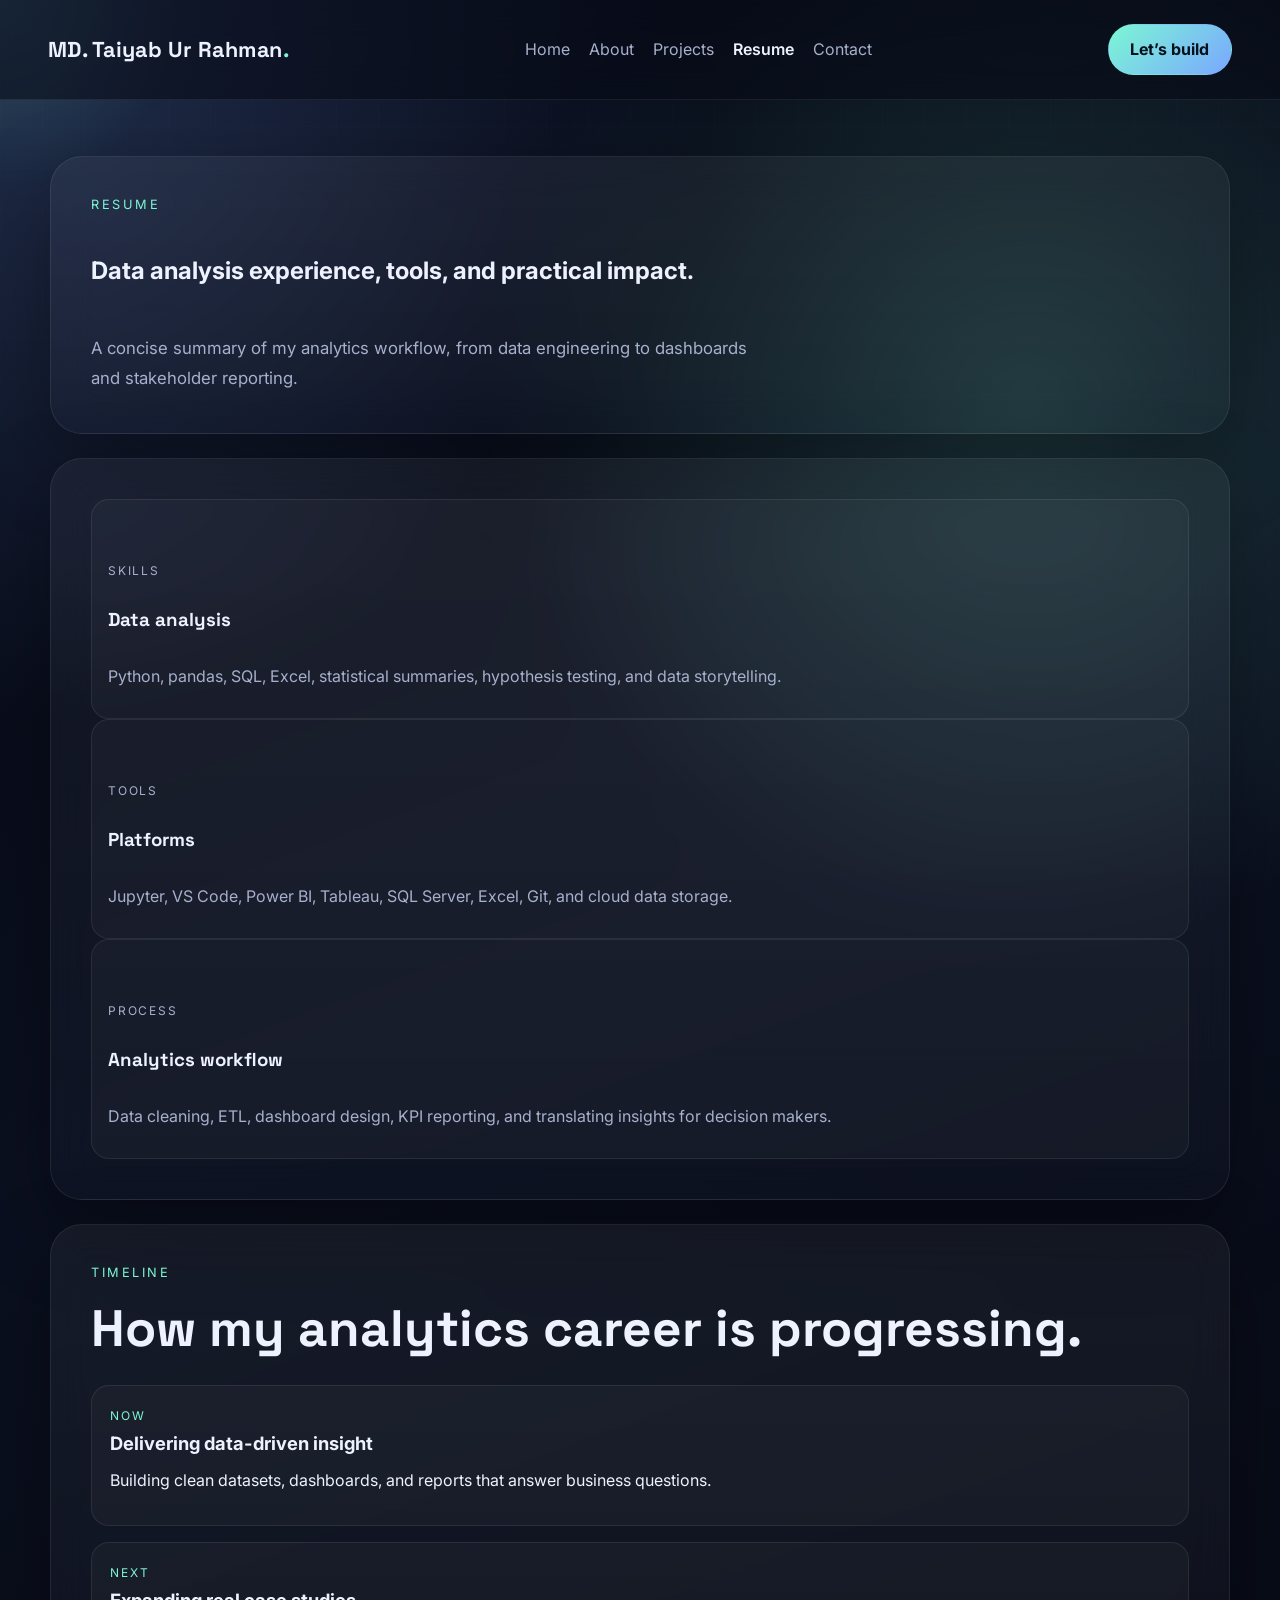
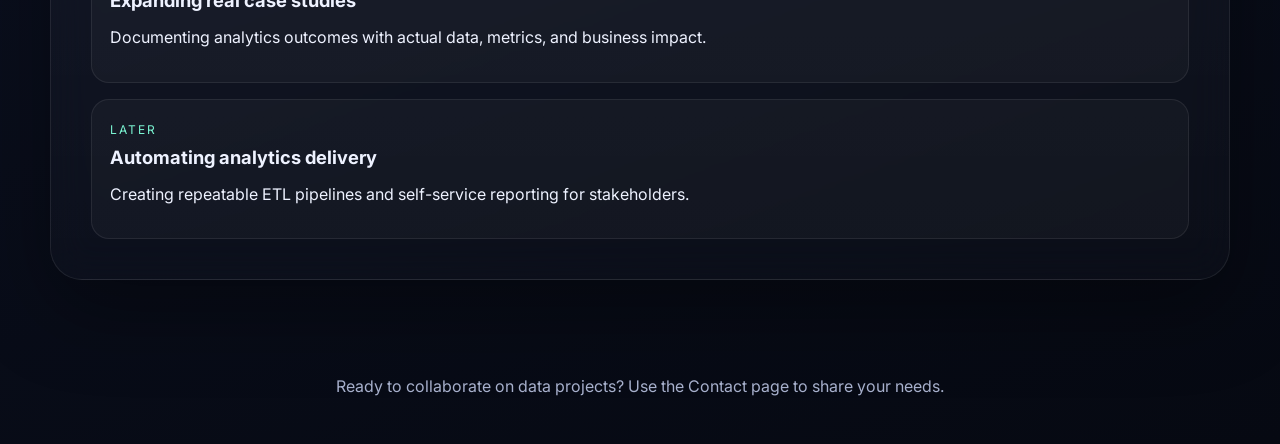
<file: resume.html>
<!DOCTYPE html>
<html lang="en">
<head>
    <meta charset="UTF-8">
    <meta name="viewport" content="width=device-width, initial-scale=1.0">
    <meta name="theme-color" content="#0b1020">
    <title>Resume | MD. Taiyab Ur Rahman — Junior Data Analyst</title>
    <link rel="stylesheet" href="style.css">
</head>
<body>
    <div class="cursor-glow" aria-hidden="true"></div>

    <header class="site-header">
        <a class="brand" href="index.html">MD. Taiyab Ur Rahman<span>.</span></a>
        <nav class="site-nav" aria-label="Primary">
            <a href="index.html">Home</a>
            <a href="about.html">About</a>
            <a href="projects.html">Projects</a>
            <a href="resume.html" aria-current="page">Resume</a>
            <a href="contact.html">Contact</a>
        </nav>
        <a class="header-cta" href="build.html">Let’s build</a>
    </header>

    <main>
        <section class="section page-hero reveal">
            <p class="eyebrow">Resume</p>
            <h1>Data analysis experience, tools, and practical impact.</h1>
            <p class="lead">A concise summary of my analytics workflow, from data engineering to dashboards and stakeholder reporting.</p>
        </section>

        <section class="section reveal resume-grid">
            <article class="project-card">
                <p class="project-tag">Skills</p>
                <h3>Data analysis</h3>
                <p>Python, pandas, SQL, Excel, statistical summaries, hypothesis testing, and data storytelling.</p>
            </article>
            <article class="project-card">
                <p class="project-tag">Tools</p>
                <h3>Platforms</h3>
                <p>Jupyter, VS Code, Power BI, Tableau, SQL Server, Excel, Git, and cloud data storage.</p>
            </article>
            <article class="project-card">
                <p class="project-tag">Process</p>
                <h3>Analytics workflow</h3>
                <p>Data cleaning, ETL, dashboard design, KPI reporting, and translating insights for decision makers.</p>
            </article>
        </section>

        <section class="section reveal">
            <div class="section-heading">
                <p class="eyebrow">Timeline</p>
                <h2>How my analytics career is progressing.</h2>
            </div>
            <div class="timeline">
                <article class="timeline-item">
                    <span>Now</span>
                    <strong>Delivering data-driven insight</strong>
                    <p>Building clean datasets, dashboards, and reports that answer business questions.</p>
                </article>
                <article class="timeline-item">
                    <span>Next</span>
                    <strong>Expanding real case studies</strong>
                    <p>Documenting analytics outcomes with actual data, metrics, and business impact.</p>
                </article>
                <article class="timeline-item">
                    <span>Later</span>
                    <strong>Automating analytics delivery</strong>
                    <p>Creating repeatable ETL pipelines and self-service reporting for stakeholders.</p>
                </article>
            </div>
        </section>
    </main>

    <footer class="site-footer">
        <p>Ready to collaborate on data projects? Use the Contact page to share your needs.</p>
    </footer>

    <script src="script.js"></script>
</body>
</html>
</file>
<file: style.css>
@import url('https://fonts.googleapis.com/css2?family=Inter:wght@400;500;600;700;800&family=Space+Grotesk:wght@400;500;700&display=swap');

:root {
    --bg: #070b17;
    --bg-soft: rgba(14, 21, 40, 0.72);
    --surface: rgba(18, 26, 48, 0.78);
    --surface-strong: rgba(24, 34, 60, 0.92);
    --text: #eef2ff;
    --muted: #a7b0cc;
    --line: rgba(255, 255, 255, 0.08);
    --accent: #7cf7d4;
    --accent-strong: #7aa7ff;
    --accent-warm: #ffb36b;
    --shadow: 0 30px 80px rgba(0, 0, 0, 0.35);
    --radius-xl: 32px;
    --radius-lg: 24px;
    --radius-md: 18px;
}

* {
    box-sizing: border-box;
}

html {
    scroll-behavior: smooth;
}

body {
    margin: 0;
    font-family: 'Inter', sans-serif;
    color: var(--text);
    background:
        radial-gradient(circle at top left, rgba(122, 167, 255, 0.25), transparent 30%),
        radial-gradient(circle at 80% 20%, rgba(124, 247, 212, 0.18), transparent 28%),
        linear-gradient(160deg, #050814 0%, #0b1020 48%, #060912 100%);
    min-height: 100vh;
    overflow-x: hidden;
}

body::before {
    content: '';
    position: fixed;
    inset: 0;
    pointer-events: none;
    background-image: linear-gradient(rgba(255, 255, 255, 0.02) 1px, transparent 1px), linear-gradient(90deg, rgba(255, 255, 255, 0.02) 1px, transparent 1px);
    background-size: 42px 42px;
    mask-image: linear-gradient(to bottom, rgba(0, 0, 0, 0.6), transparent 85%);
}

a {
    color: inherit;
    text-decoration: none;
}

button,
input,
textarea {
    font: inherit;
}

.cursor-glow {
    position: fixed;
    top: 0;
    left: 0;
    width: 420px;
    height: 420px;
    background: radial-gradient(circle, rgba(124, 247, 212, 0.16), transparent 65%);
    transform: translate(-50%, -50%);
    pointer-events: none;
    filter: blur(16px);
    opacity: 0.9;
    transition: transform 0.15s ease;
    z-index: 0;
}

.site-header,
main,
.site-footer {
    position: relative;
    z-index: 1;
}

.site-header {
    display: flex;
    align-items: center;
    justify-content: space-between;
    gap: 1rem;
    padding: 1.5rem clamp(1.25rem, 4vw, 3rem);
    position: sticky;
    top: 0;
    backdrop-filter: blur(18px);
    background: rgba(7, 11, 23, 0.58);
    border-bottom: 1px solid var(--line);
}

.brand,
.section h2,
.hero h1,
.profile-card h2,
.project-card h3,
.service-list h3,
.contact-section h2 {
    font-family: 'Space Grotesk', sans-serif;
}

.brand {
    font-size: 1.35rem;
    font-weight: 700;
    letter-spacing: 0.02em;
}

.brand span {
    color: var(--accent);
}

.site-nav {
    display: flex;
    gap: 1.2rem;
    color: var(--muted);
}

.site-nav a:hover,
.site-nav a:focus-visible {
    color: var(--text);
}

.site-nav a[aria-current='page'] {
    color: var(--text);
    font-weight: 600;
}

.header-cta,
.button {
    border-radius: 999px;
    padding: 0.9rem 1.35rem;
    border: 1px solid transparent;
    transition: transform 0.2s ease, border-color 0.2s ease, background 0.2s ease;
}

.header-cta,
.button-primary {
    background: linear-gradient(135deg, var(--accent), var(--accent-strong));
    color: #04101b;
    font-weight: 700;
}

.button-secondary {
    border-color: var(--line);
    background: rgba(255, 255, 255, 0.03);
}

.header-cta:hover,
.button:hover,
.filter:hover,
.filter.active {
    transform: translateY(-2px);
}

main {
    width: min(1180px, calc(100% - 2rem));
    margin: 0 auto;
    padding: 2rem 0 5rem;
}

.hero {
    display: grid;
    grid-template-columns: 1.15fr 0.85fr;
    gap: 1.5rem;
    align-items: stretch;
    min-height: calc(100vh - 140px);
    padding: 2rem 0 1rem;
}

.hero-copy,
.hero-panel,
.section,
.contact-section {
    background: linear-gradient(180deg, rgba(255, 255, 255, 0.05), rgba(255, 255, 255, 0.02));
    border: 1px solid var(--line);
    border-radius: var(--radius-xl);
    box-shadow: var(--shadow);
    backdrop-filter: blur(20px);
}

.hero-copy {
    padding: clamp(1.5rem, 4vw, 3rem);
    display: flex;
    flex-direction: column;
    justify-content: center;
}

.eyebrow {
    text-transform: uppercase;
    letter-spacing: 0.2em;
    font-size: 0.8rem;
    color: var(--accent);
    margin: 0 0 1rem;
}

.hero h1 {
    margin: 0;
    font-size: clamp(3rem, 5vw, 4.5rem);
    line-height: 1.05;
    max-width: 34ch;
    text-align: left;
    hyphens: none;
}

.hero-copy {
    text-align: left;
}

.lead,
.about-grid p,
.project-card p,
.service-list p,
.contact-section p,
.site-footer p,
.profile-note,
.profile-role {
    color: var(--muted);
}

.lead {
    max-width: 60ch;
    font-size: 1.05rem;
    line-height: 1.8;
    margin: 1.25rem 0 0;
}

.hero-actions {
    display: flex;
    flex-wrap: wrap;
    gap: 0.85rem;
    margin: 2rem 0 0;
}

.quick-stats {
    display: grid;
    grid-template-columns: repeat(3, minmax(0, 1fr));
    gap: 0.85rem;
    list-style: none;
    padding: 0;
    margin: 2rem 0 0;
}

.quick-stats li,
.mini-grid article,
.service-list article,
.project-card {
    background: rgba(255, 255, 255, 0.03);
    border: 1px solid var(--line);
    border-radius: var(--radius-md);
}

.quick-stats li {
    padding: 1rem;
}

.quick-stats strong,
.mini-grid strong {
    display: block;
    font-size: 1.35rem;
    margin-bottom: 0.3rem;
}

.hero-panel {
    padding: 1.5rem;
    display: flex;
    flex-direction: column;
    gap: 1rem;
}

.panel-top {
    display: flex;
    align-items: center;
    gap: 0.65rem;
    color: var(--muted);
}

.status-dot {
    width: 0.8rem;
    height: 0.8rem;
    border-radius: 50%;
    background: var(--accent);
    box-shadow: 0 0 0 0.35rem rgba(124, 247, 212, 0.14);
}

.profile-card {
    display: flex;
    gap: 1rem;
    align-items: center;
    padding: 1.1rem;
    border-radius: var(--radius-lg);
    background: linear-gradient(135deg, rgba(122, 167, 255, 0.14), rgba(124, 247, 212, 0.08));
    border: 1px solid rgba(255, 255, 255, 0.1);
}

.profile-avatar {
    width: 4.25rem;
    aspect-ratio: 1;
    border-radius: 24px;
    display: grid;
    place-items: center;
    font-family: 'Space Grotesk', sans-serif;
    font-size: 1.9rem;
    font-weight: 700;
    background: linear-gradient(135deg, var(--accent-warm), var(--accent-strong));
    color: #09111f;
}

.profile-card h2,
.section h2,
.contact-section h2 {
    margin: 0.1rem 0;
    font-size: clamp(2rem, 4vw, 3.25rem);
}

.profile-card h2 {
    white-space: nowrap;
    overflow-wrap: normal;
}

.profile-role {
    margin: 0;
}

.mini-grid {
    display: grid;
    grid-template-columns: repeat(2, minmax(0, 1fr));
    gap: 0.85rem;
}

.mini-grid article,
.service-list article,
.project-card {
    padding: 1rem;
}

.section {
    margin-top: 1.5rem;
    padding: clamp(1.5rem, 4vw, 2.5rem);
}

.section-heading {
    margin-bottom: 1.5rem;
}

.page-hero {
    display: grid;
    gap: 0.5rem;
}

.section-heading-row {
    display: flex;
    align-items: end;
    justify-content: space-between;
    gap: 1rem;
}

.about-grid,
.service-list,
.project-grid,
.contact-section {
    display: grid;
    gap: 1rem;
}

.about-grid {
    grid-template-columns: repeat(2, minmax(0, 1fr));
}

.page-about-grid {
    grid-template-columns: repeat(2, minmax(0, 1fr));
}

.about-grid p {
    line-height: 1.8;
    margin: 0;
}

.filter-group {
    display: flex;
    flex-wrap: wrap;
    gap: 0.6rem;
}

.filter {
    border: 1px solid var(--line);
    background: rgba(255, 255, 255, 0.03);
    color: var(--text);
    padding: 0.7rem 1rem;
    border-radius: 999px;
    cursor: pointer;
}

.project-grid,
.service-list {
    grid-template-columns: repeat(3, minmax(0, 1fr));
}

.project-card {
    min-height: 220px;
    display: flex;
    flex-direction: column;
    justify-content: end;
    position: relative;
    overflow: hidden;
}

.project-card::before {
    content: '';
    position: absolute;
    inset: auto -20% -35% auto;
    width: 12rem;
    height: 12rem;
    border-radius: 50%;
    background: radial-gradient(circle, rgba(124, 247, 212, 0.2), transparent 70%);
}

.project-tag {
    color: var(--accent);
    text-transform: uppercase;
    letter-spacing: 0.15em;
    font-size: 0.75rem;
}

.contact-section {
    grid-template-columns: 0.9fr 1.1fr;
    align-items: start;
}

/* Prevent overlap between contact info cards and form controls */
.contact-section {
    gap: 1.25rem;
}

.contact-links article {
    position: relative;
    z-index: 1;
}

.contact-form {
    position: relative;
    z-index: 1;
}

/* Improve stacking and spacing for contact area to avoid overlap */
.contact-links {
    display: flex;
    flex-direction: column;
    gap: 0.75rem;
}

.contact-links article {
    padding: 0.9rem;
    background: rgba(255,255,255,0.02);
    border-radius: 12px;
}

.contact-links p {
    margin: 0;
    color: var(--muted);
    word-break: break-word;
}

.contact-form {
    gap: 0.9rem;
}

/* Make action buttons stack on small screens to avoid overlap */
@media (max-width: 640px) {
    .contact-form .button {
        display: block;
        width: 100%;
    }

    .contact-links article,
    .contact-form {
        z-index: 2;
    }
}

.resume-grid {
    grid-template-columns: repeat(3, minmax(0, 1fr));
}

.timeline {
    display: grid;
    gap: 1rem;
}

.timeline-item {
    padding: 1.15rem;
    border-radius: var(--radius-md);
    border: 1px solid var(--line);
    background: rgba(255, 255, 255, 0.03);
}

.timeline-item span {
    color: var(--accent);
    text-transform: uppercase;
    letter-spacing: 0.15em;
    font-size: 0.75rem;
}

.timeline-item strong {
    display: block;
    margin: 0.5rem 0;
    font-size: 1.15rem;
}

.contact-links {
    margin-top: 1rem;
}

.contact-form {
    display: grid;
    gap: 0.9rem;
}

.contact-form label {
    display: grid;
    gap: 0.45rem;
    color: var(--muted);
}

.contact-form input,
.contact-form textarea {
    width: 100%;
    border-radius: 18px;
    border: 1px solid var(--line);
    background: rgba(255, 255, 255, 0.04);
    color: var(--text);
    padding: 1rem;
    outline: none;
}

.contact-form input:focus,
.contact-form textarea:focus {
    border-color: rgba(124, 247, 212, 0.45);
    box-shadow: 0 0 0 4px rgba(124, 247, 212, 0.08);
}

.social-links {
    display: flex;
    gap: 1rem;
    margin-top: 1.5rem;
    flex-wrap: wrap;
}

.social-icon {
    display: inline-flex;
    align-items: center;
    justify-content: center;
    width: 3.5rem;
    height: 3.5rem;
    border-radius: 50%;
    border: 1.5px solid var(--line);
    background: rgba(255, 255, 255, 0.04);
    color: var(--muted);
    transition: all 0.3s ease;
    font-size: 0.9rem;
    font-weight: 600;
}

.social-icon span {
    display: none;
}

.social-icon:hover {
    transform: translateY(-3px);
    border-color: var(--accent);
    background: rgba(124, 247, 212, 0.12);
    color: var(--accent);
}

.social-icon.whatsapp::before {
    content: '💬';
    font-size: 1.5rem;
}

.social-icon.facebook::before {
    content: '𝗙';
    font-size: 1.8rem;
}

.social-icon.instagram::before {
    content: '📷';
    font-size: 1.5rem;
}

.site-footer {
    width: min(1180px, calc(100% - 2rem));
    margin: 0 auto;
    padding: 0 0 2rem;
    text-align: center;
}

.reveal {
    opacity: 0;
    transform: translateY(24px);
    transition: opacity 0.8s ease, transform 0.8s ease;
}

.reveal.visible {
    opacity: 1;
    transform: translateY(0);
}

@media (max-width: 980px) {
    .hero,
    .contact-section,
    .about-grid,
    .project-grid,
    .service-list,
    .resume-grid,
    .page-about-grid {
        grid-template-columns: 1fr;
    }

    .site-nav {
        display: none;
    }

    .section-heading-row {
        align-items: start;
        flex-direction: column;
    }
}

@media (max-width: 640px) {
    .site-header {
        padding-inline: 1rem;
    }

    main,
    .site-footer {
        width: min(100% - 1rem, 1180px);
    }

    .hero-copy,
    .hero-panel,
    .section,
    .contact-section {
        border-radius: 24px;
    }

    .quick-stats,
    .mini-grid {
        grid-template-columns: 1fr 1fr;
    }

    .hero h1 {
        max-width: 100%;
    }
}

/* Mobile menu toggle */
.menu-toggle {
    display: none;
    background: transparent;
    border: 1px solid var(--line);
    color: var(--text);
    padding: 0.5rem 0.75rem;
    border-radius: 10px;
    cursor: pointer;
}

@media (max-width: 980px) {
    .menu-toggle {
        display: inline-flex;
        align-items: center;
        justify-content: center;
        gap: 0.5rem;
    }

    .site-header {
        align-items: center;
    }

    .site-nav {
        display: none;
        position: absolute;
        right: clamp(1rem, 4vw, 3rem);
        top: calc(100% + 0.5rem);
        background: var(--surface);
        padding: 0.75rem;
        border-radius: 12px;
        border: 1px solid var(--line);
        flex-direction: column;
        gap: 0.5rem;
        width: min(220px, 60vw);
    }

    .site-nav.open {
        display: flex;
    }

    .site-nav a {
        display: block;
        padding: 0.45rem 0.6rem;
        border-radius: 8px;
    }
}

/* Active nav link style added by JS */
.site-nav a.active-link {
    background: rgba(124, 247, 212, 0.08);
    color: var(--text);
    font-weight: 600;
}

/* Modal styles */
.modal-overlay {
    position: fixed;
    inset: 0;
    background: rgba(4, 8, 15, 0.75);
    display: flex;
    align-items: center;
    justify-content: center;
    z-index: 2000;
    opacity: 0;
    transition: opacity 0.3s ease;
}

.modal-overlay.visible {
    opacity: 1;
}

.modal {
    background: var(--surface-strong);
    border-radius: 16px;
    padding: 1.25rem;
    max-width: 520px;
    width: 92%;
    box-shadow: var(--shadow);
    color: var(--text);
    transform: translateY(24px) scale(0.98);
    opacity: 0;
    transition: transform 0.3s ease, opacity 0.3s ease;
}

.modal-overlay.visible .modal {
    transform: translateY(0) scale(1);
    opacity: 1;
}

.modal .close {
    background: transparent;
    border: 0;
    color: var(--muted);
    font-size: 1.3rem;
    cursor: pointer;
}

.modal-image {
    width: 100%;
    border-radius: 14px;
    object-fit: cover;
    margin-bottom: 1rem;
}

.modal .project-tag {
    color: var(--accent);
    text-transform: uppercase;
    letter-spacing: 0.12em;
    font-size: 0.75rem;
    margin-bottom: 0.6rem;
}

.modal h3 {
    margin-top: 0;
}

.modal-link-note {
    color: var(--muted);
    font-size: 0.9rem;
    margin: 0.4rem 0 0.8rem;
}

.modal a.button {
    display: inline-flex;
    margin-top: 1rem;
}
</file>
